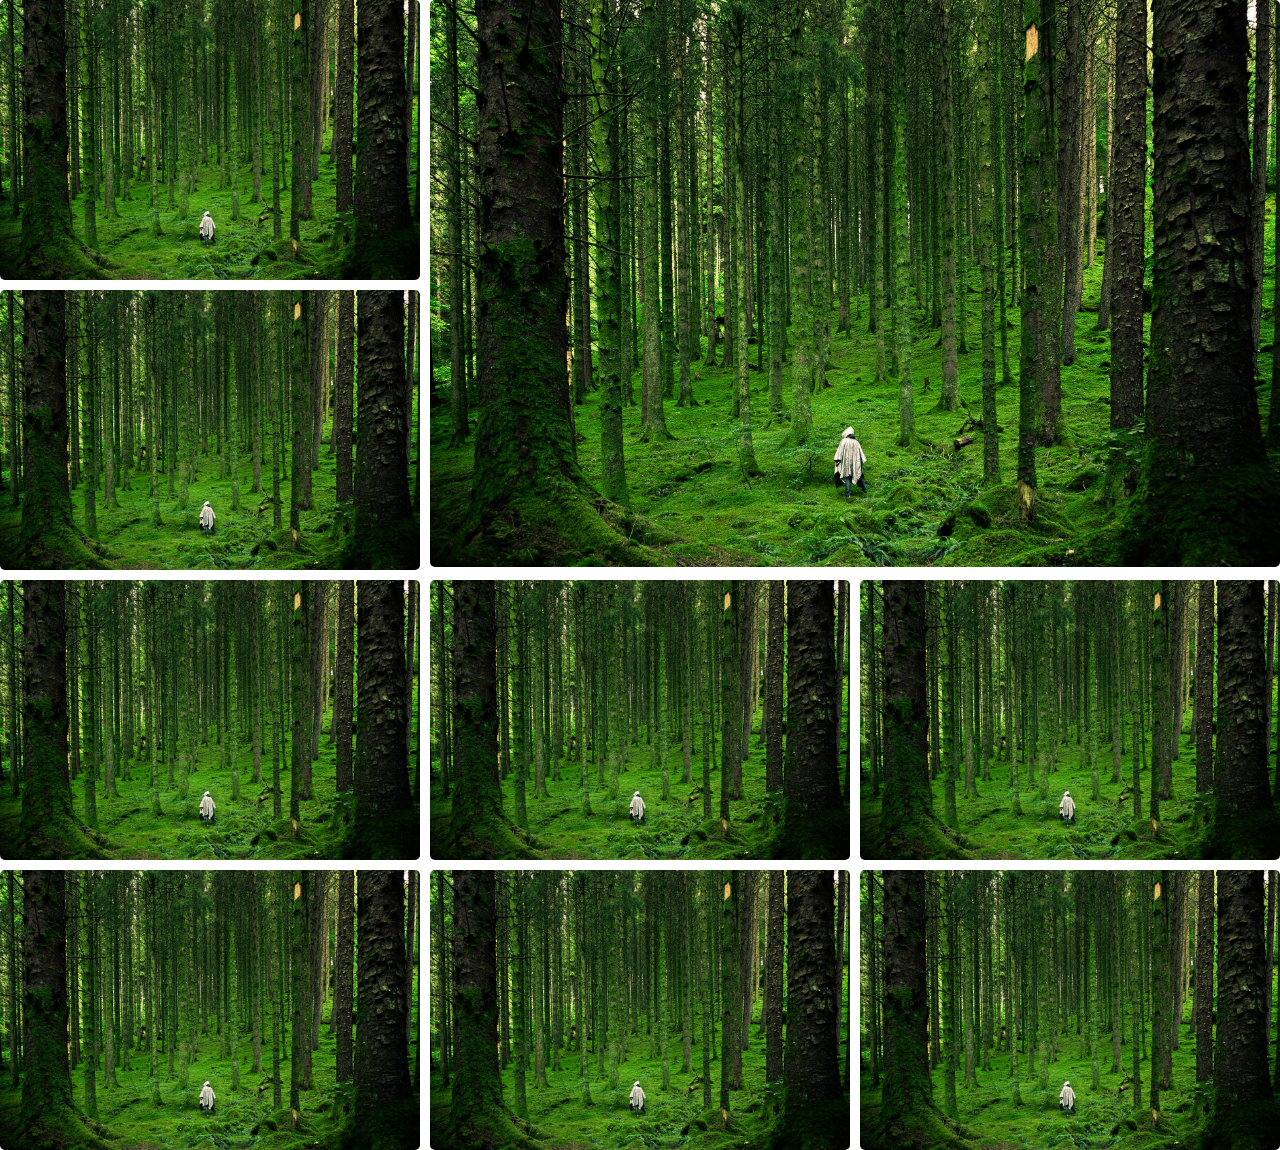
<file: index.html>
<!DOCTYPE html>
<html lang="en">
  <head>
    <meta charset="UTF-8" />
    <meta name="viewport" content="width=device-width, initial-scale=1.0" />
    <meta name="description" content="CodeWithMosh - HTML CSS" />
    <title>CodeWithMosh - HTML CSS</title>
    <link rel="stylesheet" href="css/normalize.css" />
    <link rel="stylesheet" href="css/styles.css" />
  </head>
  <body>
    <div class="gallery">
      <img src="images/01.jpg" />
      <img src="images/02.jpg" />
      <img src="images/03.jpg" />
      <img src="images/04.jpg" />
      <img src="images/05.jpg" />
      <img src="images/06.jpg" />
      <img src="images/07.jpg" />
      <img src="images/08.jpg" />
      <img src="images/09.jpg" />
    </div>

    <script src="js/main.js"></script>
  </body>
</html>
</file>
<file: css/styles.css>
.gallery {
  display: grid;
  grid-gap: 10px;
}

.gallery img {
  object-fit: cover;
  width: 100%;
  border-radius: 5px;
}

@media screen and (min-width: 768px) {
  .gallery {
    grid-template-columns: repeat(2, 1fr);
  }
}

@media screen and (min-width: 1024px) {
  .gallery {
    grid-template-columns: repeat(3, 1fr);
  }
  .gallery img:nth-of-type(3) {
    grid-column: 2 / 4;
    grid-row: 1 / 3;
  }
}
</file>
